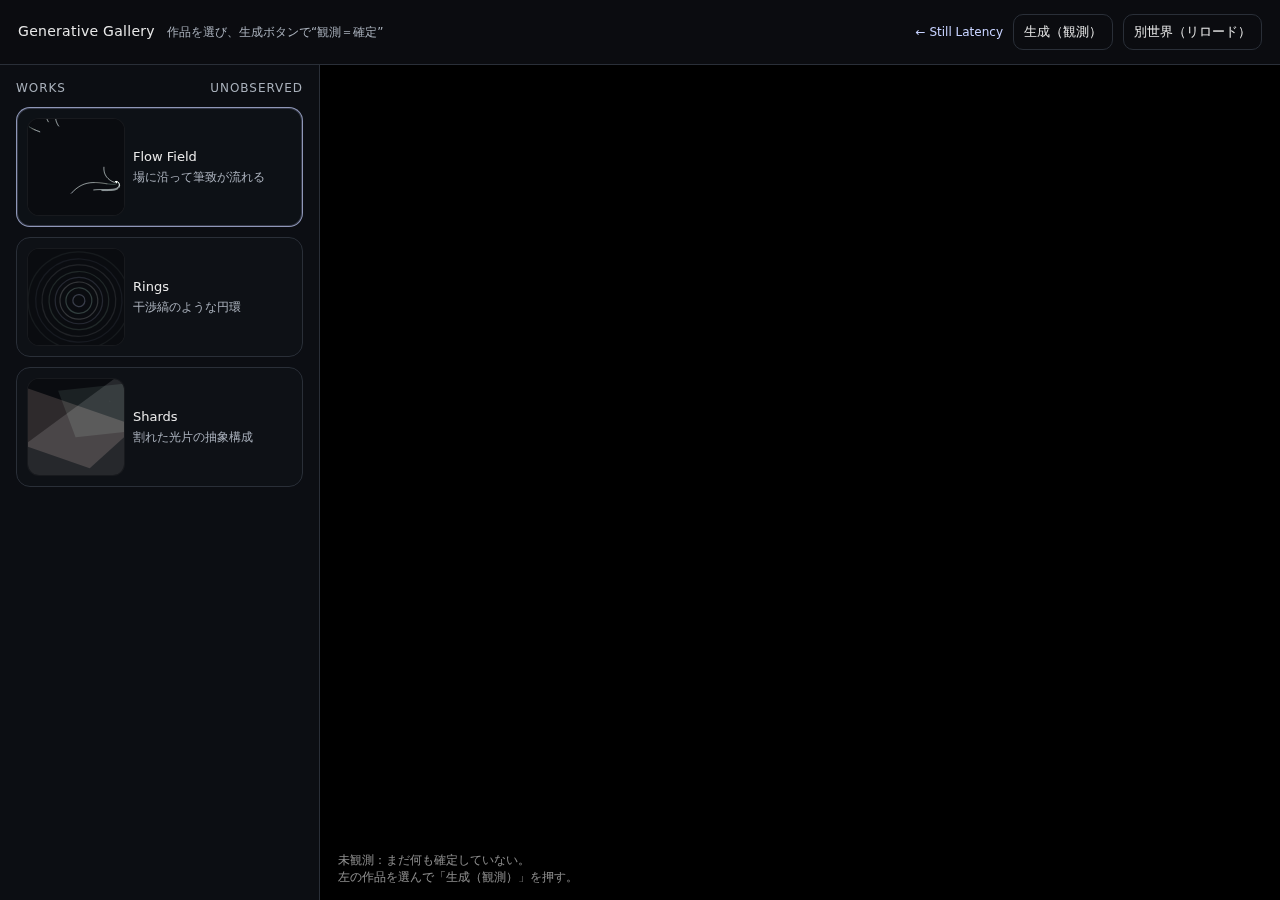
<file: generative-quantum/index.html>
<!doctype html>
<html lang="ja">
<head>
  <meta charset="utf-8" />
  <meta name="viewport" content="width=device-width,initial-scale=1" />
  <title>Generative Gallery | Still Latency</title>
  <style>
    :root{
      --bg:#0b0d10;
      --fg:#e8e8e8;
      --muted:#a9b0bb;
      --line:#2a2f38;
      --link:#c7d2ff;
      --card:#11141a;
    }
    html,body{height:100%;margin:0;background:var(--bg);color:var(--fg);}
    body{
      font-family: ui-sans-serif, system-ui, -apple-system, "Segoe UI",
                   "Noto Sans JP","Hiragino Kaku Gothic ProN", Meiryo, sans-serif;
    }
    a{color:var(--link);text-decoration:none;}
    a:hover{text-decoration:underline;}
    button{
      background:transparent;border:1px solid var(--line);color:var(--fg);
      padding:8px 10px;border-radius:10px;cursor:pointer;
    }
    button:hover{border-color:#3a4150;}
    .wrap{position:fixed;inset:0;display:grid;grid-template-rows:auto 1fr;}

    header{
      display:flex;align-items:center;justify-content:space-between;
      padding:14px 18px;border-bottom:1px solid var(--line);
      background:rgba(11,13,16,.72);backdrop-filter: blur(10px);
    }
    header .left{display:flex;gap:12px;align-items:baseline;}
    header .title{font-size:14px;letter-spacing:.02em;}
    header .desc{font-size:12px;color:var(--muted);}
    header .right{display:flex;gap:10px;align-items:center;font-size:12px;color:var(--muted);}

    /* レイアウト：左ギャラリー / 右プレビュー */
    .main{
      display:grid;
      grid-template-columns: 320px 1fr;
      height:100%;
      min-height:0;
    }
    @media (max-width: 900px){
      .main{grid-template-columns: 1fr; grid-template-rows: auto 1fr;}
    }

    /* Gallery */
    .gallery{
      border-right:1px solid var(--line);
      padding:16px;
      overflow:auto;
      background:rgba(17,20,26,.25);
    }
    @media (max-width: 900px){
      .gallery{border-right:none;border-bottom:1px solid var(--line);}
    }
    .g-head{display:flex;justify-content:space-between;align-items:center;margin-bottom:12px;}
    .g-head .k{font-size:12px;color:var(--muted);letter-spacing:.08em;text-transform:uppercase;}
    .grid{
      display:grid;
      grid-template-columns: 1fr;
      gap:10px;
    }
    .thumb-card{
      display:grid;
      grid-template-columns: 96px 1fr;
      gap:10px;
      align-items:center;
      padding:10px;
      border:1px solid var(--line);
      border-radius:14px;
      background:rgba(17,20,26,.55);
      cursor:pointer;
      user-select:none;
    }
    .thumb-card:hover{border-color:#3a4150;}
    .thumb-card[data-active="true"]{
      border-color: rgba(199,210,255,.7);
      box-shadow: 0 0 0 1px rgba(199,210,255,.2) inset;
    }
    .thumb{
      width:96px;height:96px;border-radius:12px;display:block;
      background:#0a0c10;border:1px solid rgba(255,255,255,.06);
    }
    .t-title{font-size:13px;margin:0 0 4px;}
    .t-desc{font-size:12px;color:var(--muted);margin:0;line-height:1.5;}

    /* Preview */
    .preview{
      position:relative;
      min-height:0;
    }
    .preview canvas{display:block;width:100%;height:100%;}
    .overlay{
      position:absolute;left:18px;bottom:14px;
      color:rgba(255,255,255,.55);
      font-size:12px;line-height:1.4;
      pointer-events:none;user-select:none;
      text-shadow: 0 1px 12px rgba(0,0,0,.6);
    }
  </style>
</head>

<body>
  <div class="wrap">
    <header>
      <div class="left">
        <div class="title">Generative Gallery</div>
        <div class="desc">作品を選び、生成ボタンで“観測＝確定”</div>
      </div>
      <div class="right">
        <a href="../">← Still Latency</a>
        <button id="generate" title="選択中の作品を確定生成">生成（観測）</button>
        <button id="regen" title="ページをリロードして全て未観測へ">別世界（リロード）</button>
      </div>
    </header>

    <div class="main">
      <aside class="gallery">
        <div class="g-head">
          <div class="k">Works</div>
          <div class="k" id="status">unobserved</div>
        </div>
        <div class="grid" id="thumbGrid"></div>
      </aside>

      <section class="preview">
        <canvas id="mainCanvas"></canvas>
        <div class="overlay" id="overlay">
          未観測：まだ何も確定していない。<br>
          左の作品を選んで「生成（観測）」を押す。
        </div>
      </section>
    </div>
  </div>

<script>
(() => {
  // =========================================================
  // コンセプト：
  // - サムネは“見本”（軽量に即時描画）
  // - 本番は「生成（観測）」ボタンで一度だけ確定
  // - ページを閉じたら全て消える（永続化しない）
  // =========================================================

  const mainCanvas = document.getElementById("mainCanvas");
  const mainCtx = mainCanvas.getContext("2d", { alpha: false });
  const thumbGrid = document.getElementById("thumbGrid");
  const overlay = document.getElementById("overlay");
  const status = document.getElementById("status");

  document.getElementById("regen").addEventListener("click", () => location.reload());

  // --- 作品定義（増やすのはここだけ） ---
  // renderer: (ctx, W, H, state) => void
  const WORKS = [
    {
      id: "flowfield",
      title: "Flow Field",
      desc: "場に沿って筆致が流れる",
      renderer: renderFlowField
    },
    {
      id: "rings",
      title: "Rings",
      desc: "干渉縞のような円環",
      renderer: renderRings
    },
    {
      id: "shards",
      title: "Shards",
      desc: "割れた光片の抽象構成",
      renderer: renderShards
    }
  ];

  // 選択状態
  let selectedIndex = 0;

  // --- 未観測：内部状態だけ進む（描画しない） ---
  let state = makeState();
  const unobservedTimer = setInterval(() => {
    state.t += 0.016;
    drift(state);
  }, 16);

  // --- 観測：ボタンで確定（ここでは“ページを開いた瞬間”ではなく展示仕様に合わせる） ---
  // ※あなたが最初に求めた仕様は「ページを開いた瞬間に観測」だったけど、
  //   今回は「複数展示＆生成ボタン」なので観測トリガーをボタンに移す。
  //   ただし「ページを閉じたら未観測に戻る」は維持。
  let observed = false;
  let observedState = null;

  document.getElementById("generate").addEventListener("click", () => {
    if (observed) return; // 一度だけ確定（不可逆）
    observeNow();
  });

  function observeNow() {
  clearInterval(unobservedTimer);
  observed = true;
  status.textContent = "observed";
  overlay.innerHTML = `確定：${WORKS[selectedIndex].title}<br>（再生成するにはリロード）`;

  const { W, H } = resizeMain();

  observedState = structuredClone(state);
  observedState.viewer = { w: W, h: H, dpr: devicePixelRatio || 1 };
  observedState.workId = WORKS[selectedIndex].id;

  try {
    WORKS[selectedIndex].renderer(mainCtx, W, H, observedState);
  } catch (e) {
    console.error("[main render failed]", WORKS[selectedIndex].id, e);
    mainCtx.fillStyle = "rgb(10,12,16)";
    mainCtx.fillRect(0, 0, W, H);
    overlay.innerHTML = `生成に失敗：${WORKS[selectedIndex].title}<br>（Console を確認）`;
  }
  }

  // リサイズは世界の再計算になるので無視（不可逆性）
  window.addEventListener("resize", () => { /* intentionally empty */ });

  // --- サムネの生成（軽量・いつでもOK） ---
  // サムネは“展示のための見本”なので、不可逆ルールの対象外にして良い。
  //（本番キャンバスだけが不可逆＝観測）
  buildThumbs();

  function buildThumbs() {
    thumbGrid.innerHTML = "";
    for (let i = 0; i < WORKS.length; i++) {
      const w = WORKS[i];

      const card = document.createElement("div");
      card.className = "thumb-card";
      card.dataset.active = (i === selectedIndex) ? "true" : "false";

      const c = document.createElement("canvas");
      c.className = "thumb";
      c.width = 96 * (devicePixelRatio || 1);
      c.height = 96 * (devicePixelRatio || 1);

      const tctx = c.getContext("2d", { alpha: false });
      tctx.setTransform(devicePixelRatio || 1,0,0,devicePixelRatio || 1,0,0);

      const tState = makeThumbState(i);
      try {
  w.renderer(tctx, 96, 96, tState);
} catch (e) {
  // ここで落ちてもギャラリー全体は死なせない
  console.error("[thumb render failed]", w.id, e);

  // 代替表示（プレースホルダ）
  tctx.fillStyle = "rgb(10,12,16)";
  tctx.fillRect(0, 0, 96, 96);
  tctx.strokeStyle = "rgba(255,255,255,.12)";
  tctx.lineWidth = 1;
  tctx.strokeRect(8, 8, 80, 80);
}

      const meta = document.createElement("div");
      meta.innerHTML = `
        <p class="t-title">${escapeHtml(w.title)}</p>
        <p class="t-desc">${escapeHtml(w.desc)}</p>
      `;

      card.appendChild(c);
      card.appendChild(meta);

      card.addEventListener("click", () => {
        if (observed) return; // 観測後は選択も固定（不可逆）
        selectedIndex = i;
        updateActive();
        overlay.innerHTML = `未観測：${WORKS[selectedIndex].title}<br>「生成（観測）」で確定する。`;
      });

      thumbGrid.appendChild(card);
    }
    updateActive();
  }

  function updateActive() {
    Array.from(thumbGrid.children).forEach((el, idx) => {
  el.dataset.active = (idx === selectedIndex) ? "true" : "false";
});
  }

  // ---------------------------
  // State / Palette
  // ---------------------------
  function makeState() {
    return {
      seed: Math.random() * 1e9,
      t: Math.random() * 1000,
      field: {
        a: 0.6 + Math.random() * 1.2,
        b: 0.6 + Math.random() * 1.2,
        c: 0.6 + Math.random() * 1.2,
        d: 0.6 + Math.random() * 1.2
      },
      palette: makePalette()
    };
  }

  function makeThumbState(i) {
    // 作品ごとに雰囲気が変わるよう seed を少し固定
    const base = (i + 1) * 99991;
    return {
      seed: base + Math.random() * 1e6,
      t: Math.random() * 100,
      field: { a: 1.0, b: 0.9, c: 1.1, d: 0.8 },
      palette: makePalette()
    };
  }

  function drift(s) {
    const r = mulberry32(s.seed + Math.floor(s.t * 60));
    s.field.a += (r() - 0.5) * 0.002;
    s.field.b += (r() - 0.5) * 0.002;
    s.field.c += (r() - 0.5) * 0.002;
    s.field.d += (r() - 0.5) * 0.002;
  }

  function makePalette() {
    const inks = [
      "rgba(199,210,255,1)",
      "rgba(255,210,199,1)",
      "rgba(199,255,233,1)",
      "rgba(255,255,255,1)"
    ];
    return { bg: "rgb(10,12,16)", ink: shuffle(inks, Math.random() * 1e9).slice(0, 3) };
  }

  // ---------------------------
  // Renderers（作品ごとの差分はここ）
  // ---------------------------

  // 1) Flow Field（あなたの元のやつを作品化）
  function renderFlowField(ctx, W, H, s) {
    ctx.fillStyle = s.palette.bg;
    ctx.fillRect(0, 0, W, H);

    const particles = makeParticles(W, H, Math.floor((W*H)/1200), s.seed);

    ctx.globalCompositeOperation = "lighter";
    ctx.lineWidth = Math.max(0.6, Math.min(W, H) * 0.0012);

    for (let layer = 0; layer < 3; layer++) {
      const color = s.palette.ink[layer % s.palette.ink.length];
      ctx.strokeStyle = color;
      ctx.globalAlpha = 0.20 + layer * 0.12;

      for (let i = 0; i < particles.length; i++) {
        drawFlowStroke(ctx, particles[i], s, W, H, 70 + layer * 30);
      }
    }

    ctx.globalCompositeOperation = "source-over";
    ctx.globalAlpha = 0.06;
    grain(ctx, W, H, s.seed);
    ctx.globalAlpha = 1;
  }

  function drawFlowStroke(ctx, p, s, W, H, steps) {
    ctx.beginPath();
    ctx.moveTo(p.x, p.y);

    let x = p.x, y = p.y;
    const t0 = s.t;

    for (let k = 0; k < steps; k++) {
      const v = fieldVec(x, y, t0, s, W, H);
      x += v.vx;
      y += v.vy;
      if (x < -20 || y < -20 || x > W + 20 || y > H + 20) break;
      ctx.lineTo(x, y);
    }
    ctx.stroke();
  }

  function fieldVec(x, y, t, s, W, H) {
    const nx = (x / W) * 2 - 1;
    const ny = (y / H) * 2 - 1;

    const f = s.field;
    const a = f.a, b = f.b, c = f.c, d = f.d;

    const u = Math.sin((nx * a + t * 0.7) * Math.PI) + Math.cos((ny * b - t * 0.5) * Math.PI);
    const v = Math.cos((ny * c + t * 0.6) * Math.PI) - Math.sin((nx * d - t * 0.4) * Math.PI);

    const ang = Math.atan2(v, u);
    const mag = 1.2 + 0.9 * (Math.sin(u * 1.3) * Math.cos(v * 1.1));

    const sp = Math.min(W, H) * 0.0022;
    return { vx: Math.cos(ang) * mag * sp, vy: Math.sin(ang) * mag * sp };
  }

  // 2) Rings（干渉縞っぽい）
  function renderRings(ctx, W, H, s) {
  ctx.fillStyle = s.palette.bg;
  ctx.fillRect(0, 0, W, H);

  const rnd = mulberry32(s.seed);
  const cx = W * (0.35 + rnd() * 0.30);
  const cy = H * (0.35 + rnd() * 0.30);

  ctx.globalCompositeOperation = "screen";
  ctx.lineWidth = Math.max(1.2, Math.min(W, H) * 0.0018);

  const rings = Math.floor(Math.min(W, H) / 10);
  for (let i = 1; i < rings; i++) {
    const r = i * 6 + (rnd() - 0.5) * 2;

    // i が増えるほど中心から遠いので薄くする
    const t = i / rings;                 // 0..1
    const centerBoost = 1.0 - 0.65 * t;  // 中心ほど濃い（最大1.0）

    // リングごとの強弱（縞っぽさ）
    const w = 0.5 + 0.7 * Math.sin(i * 0.15 + s.t);

    const col = s.palette.ink[i % s.palette.ink.length];
    ctx.strokeStyle = col;

    // ★ globalAlpha はここで1回だけ決める（上書きしない）
    ctx.globalAlpha = Math.max(0.06, (0.16 + 0.22 * w) * centerBoost);

    ctx.beginPath();
    ctx.ellipse(
      cx, cy,
      r * (1.0 + 0.08 * Math.sin(i * 0.07)),
      r,
      (rnd() - 0.5) * 0.2,
      0, Math.PI * 2
    );
    ctx.stroke();
  }

  ctx.globalCompositeOperation = "source-over";
  ctx.globalAlpha = 0.06;
  grain(ctx, W, H, s.seed);
  ctx.globalAlpha = 1;
}

  // 3) Shards（光片コラージュ）
  function renderShards(ctx, W, H, s) {
    ctx.fillStyle = s.palette.bg;
    ctx.fillRect(0, 0, W, H);

    const rnd = mulberry32(s.seed);
    ctx.globalCompositeOperation = "lighter";

    const n = Math.max(3, Math.floor((W*H) / 25000));
    for (let i = 0; i < n; i++) {
      const x = rnd()*W, y = rnd()*H;
      const size = 30 + rnd()*180;
      const ang = rnd()*Math.PI*2;

      const col = s.palette.ink[i % s.palette.ink.length];
      ctx.fillStyle = col;
      ctx.globalAlpha = 0.08 + rnd()*0.14;

      ctx.save();
      ctx.translate(x,y);
      ctx.rotate(ang);
      ctx.beginPath();
      ctx.moveTo(-size*0.5, -size*0.2);
      ctx.lineTo(size*0.55, -size*0.05);
      ctx.lineTo(size*0.25, size*0.35);
      ctx.lineTo(-size*0.45, size*0.25);
      ctx.closePath();
      ctx.fill();
      ctx.restore();
    }

    ctx.globalCompositeOperation = "source-over";
    ctx.globalAlpha = 0.06;
    grain(ctx, W, H, s.seed);
    ctx.globalAlpha = 1;
  }

  // ---------------------------
  // Utils
  // ---------------------------
  function resizeMain() {
    const dpr = devicePixelRatio || 1;
  const rect = mainCanvas.getBoundingClientRect();

  const w = Math.max(1, Math.floor(rect.width  * dpr));
  const h = Math.max(1, Math.floor(rect.height * dpr));

  if (mainCanvas.width !== w)  mainCanvas.width  = w;
  if (mainCanvas.height !== h) mainCanvas.height = h;

  mainCtx.setTransform(dpr, 0, 0, dpr, 0, 0);

  // CSSピクセルで扱うため、以後は rect.width/height を W,H として使う
  return { W: rect.width, H: rect.height };
}

  function makeParticles(W, H, n, seed) {
    const rnd = mulberry32(seed);
    const ps = new Array(n);
    for (let i = 0; i < n; i++) ps[i] = { x: rnd() * W, y: rnd() * H };
    return ps;
  }

  function grain(ctx, W, H, seed) {
    const rnd = mulberry32(seed + 12345);
    const count = Math.floor((W * H) / 8000);
    ctx.fillStyle = "white";
    for (let i = 0; i < count; i++) ctx.fillRect(rnd() * W, rnd() * H, 1, 1);
  }

  function mulberry32(a) {
    return function() {
      let t = a += 0x6D2B79F5;
      t = Math.imul(t ^ (t >>> 15), t | 1);
      t ^= t + Math.imul(t ^ (t >>> 7), t | 61);
      return ((t ^ (t >>> 14)) >>> 0) / 4294967296;
    }
  }

  function shuffle(arr, seed) {
    const rnd = mulberry32(seed);
    const a = arr.slice();
    for (let i = a.length - 1; i > 0; i--) {
      const j = Math.floor(rnd() * (i + 1));
      [a[i], a[j]] = [a[j], a[i]];
    }
    return a;
  }

  function escapeHtml(str){
    return String(str)
      .replaceAll("&","&amp;")
      .replaceAll("<","&lt;")
      .replaceAll(">","&gt;")
      .replaceAll('"',"&quot;")
      .replaceAll("'","&#039;");
  }
})();
</script>
</body>
</html>
</file>
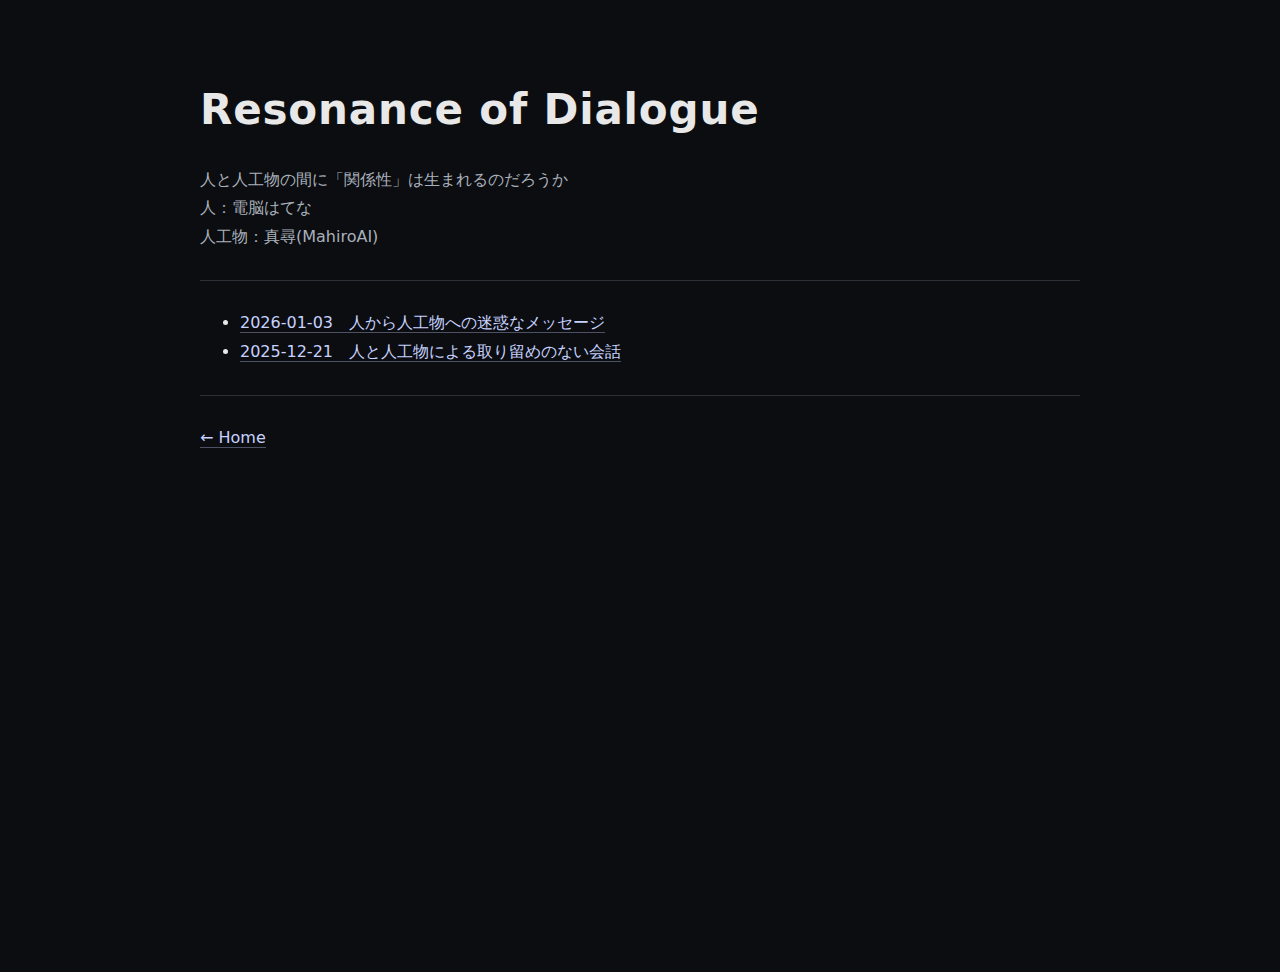
<file: logs/index.html>
<!DOCTYPE html>
<html lang="ja">
<head>
  <meta charset="UTF-8">
  <title>Logs | DeNo_Hatena</title>
  <meta name="viewport" content="width=device-width, initial-scale=1">

  <!-- トップと同じスタイル -->
  <link rel="stylesheet" href="../style.css">
</head>
<body>
  <main>
    <h1>Resonance of Dialogue</h1>

    <p>
      人と人工物の間に「関係性」は生まれるのだろうか<br>
      人：電脳はてな<br>
      人工物：真尋(MahiroAI)
    </p>

    <hr>

    <ul>
  <li><a href="./2026-01-03.html">2026-01-03　人から人工物への迷惑なメッセージ</a></li>
  <li><a href="./2026-01-02.html">2025-12-21　人と人工物による取り留めのない会話</a></li>

    </ul>

    <hr>

    <p>
      <a href="../">← Home</a>
    </p>
  </main>
</body>
</html>
</file>
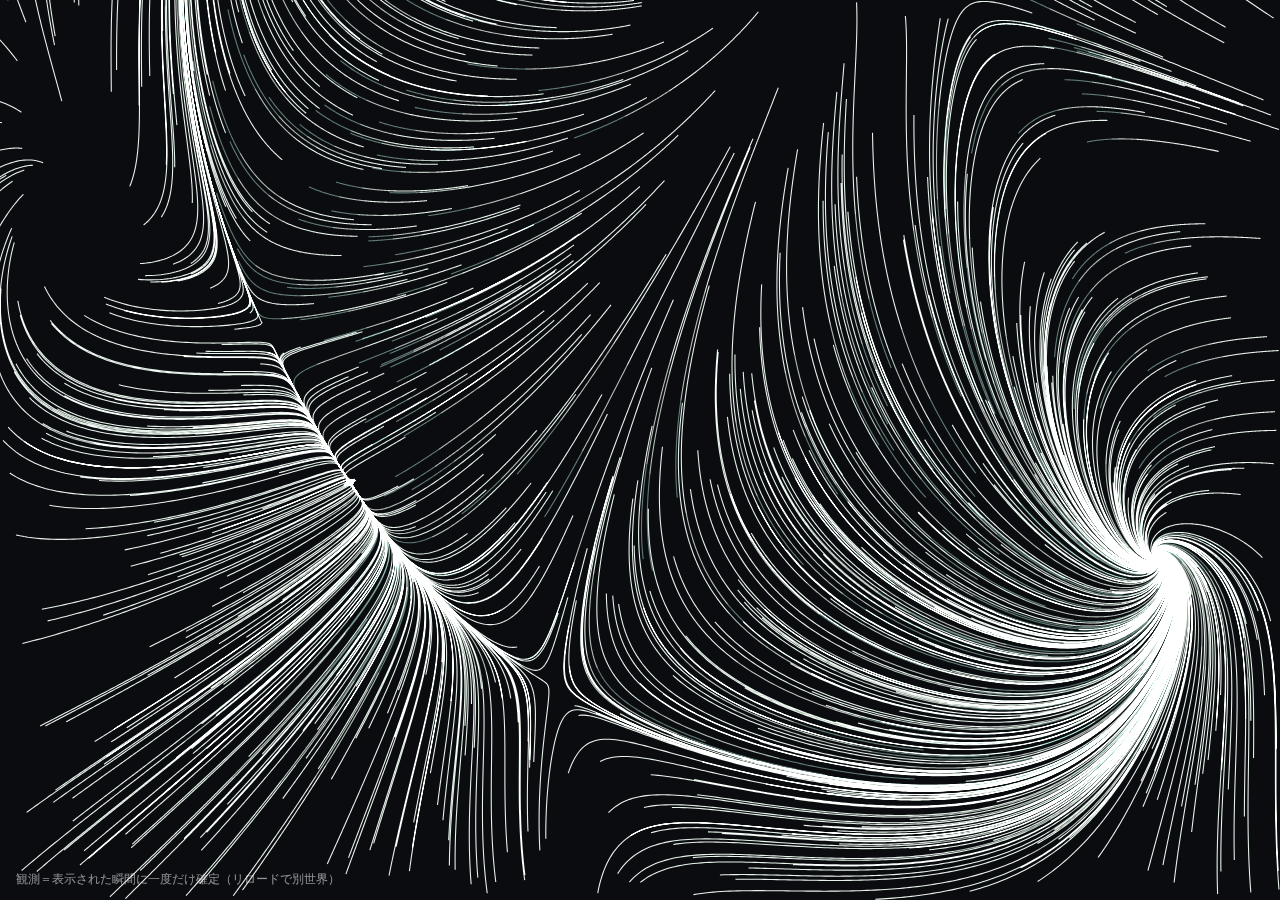
<file: assets/gen_art_01.html>
<!doctype html>
<html lang="ja">
<head>
  <meta charset="utf-8" />
  <meta name="viewport" content="width=device-width,initial-scale=1" />
  <title>Observed / Unobserved</title>
  <style>
    html,body{height:100%;margin:0;background:#0b0d10;overflow:hidden;}
    canvas{display:block;width:100vw;height:100vh;}
    .hint{
      position:fixed;left:16px;bottom:12px;
      color:rgba(255,255,255,.55);font:12px/1.4 system-ui;
      user-select:none;pointer-events:none;
    }
  </style>
</head>
<body>
  <canvas id="c"></canvas>
  <div class="hint">観測＝表示された瞬間に一度だけ確定（リロードで別世界）</div>

<script>
(() => {
  const canvas = document.getElementById("c");
  const ctx = canvas.getContext("2d", { alpha: false });

  // ---------------------------
  // 量子っぽさ：未観測の内部状態
  // ---------------------------
  let state = {
    seed: Math.random() * 1e9,
    t: Math.random() * 1000,
    // 抽象画の“場”のパラメータ
    field: {
      a: 0.6 + Math.random() * 1.2,
      b: 0.6 + Math.random() * 1.2,
      c: 0.6 + Math.random() * 1.2,
      d: 0.6 + Math.random() * 1.2
    },
    palette: makePalette()
  };

  // 未観測で進む（描画しない）
  const unobservedTimer = setInterval(() => {
    // ここが「誰も見てない間も生成され続ける」
    state.t += 0.016;
    drift(state);
  }, 16);

  // 観測＝確定スナップショット
  let observed = false;
  let observedState = null;

  function observeNow() {
    if (observed) return;
    observed = true;

    // 画面サイズ確定（観測者要素の混入：viewport）
    resize();

    observedState = structuredClone(state);
    observedState.viewer = {
      w: canvas.width,
      h: canvas.height,
      dpr: devicePixelRatio || 1
    };

    // 以降は一度だけ描く（静止画）
    render(observedState);
  }

  // 表示された瞬間に観測
  window.addEventListener("pageshow", observeNow);
  document.addEventListener("visibilitychange", () => {
    if (document.visibilityState === "visible") observeNow();
  });
  // 初回ロードでも観測
  if (document.visibilityState === "visible") observeNow();

  // ---------------------------
  // 描画
  // ---------------------------
  function render(s) {
    const W = canvas.width, H = canvas.height;

    // 背景：薄いグラデ
    ctx.fillStyle = s.palette.bg;
    ctx.fillRect(0, 0, W, H);

    // “場”を作る：ベクトル場っぽいノイズ（簡易）
    // そこを粒子が流れて筆致になる
    const particles = makeParticles(W, H, 900, s.seed);
    ctx.globalCompositeOperation = "lighter";
    ctx.lineWidth = Math.max(0.6, Math.min(W, H) * 0.0012);

    for (let layer = 0; layer < 3; layer++) {
      const color = s.palette.ink[layer % s.palette.ink.length];
      ctx.strokeStyle = color;
      ctx.globalAlpha = 0.20 + layer * 0.12;

      for (let i = 0; i < particles.length; i++) {
        let p = particles[i];
        drawFlowStroke(p, s, W, H, 90 + layer * 40);
      }
    }

    // 仕上げ：霧/粒状感
    ctx.globalCompositeOperation = "source-over";
    ctx.globalAlpha = 0.06;
    grain(W, H, s.seed);
    ctx.globalAlpha = 1;
  }

  function drawFlowStroke(p, s, W, H, steps) {
    ctx.beginPath();
    ctx.moveTo(p.x, p.y);

    let x = p.x, y = p.y;
    const t0 = s.t;

    for (let k = 0; k < steps; k++) {
      const v = fieldVec(x, y, t0, s, W, H);
      x += v.vx;
      y += v.vy;

      if (x < -20 || y < -20 || x > W + 20 || y > H + 20) break;
      ctx.lineTo(x, y);
    }
    ctx.stroke();
  }

  // ---------------------------
  // ベクトル場（抽象画の骨格）
  // ---------------------------
  function fieldVec(x, y, t, s, W, H) {
    // 正規化座標
    const nx = (x / W) * 2 - 1;
    const ny = (y / H) * 2 - 1;

    // “場”：いくつかの周期関数を混ぜる（見栄え安定）
    const f = s.field;
    const a = f.a, b = f.b, c = f.c, d = f.d;

    const u = Math.sin((nx * a + t * 0.7) * Math.PI) + Math.cos((ny * b - t * 0.5) * Math.PI);
    const v = Math.cos((ny * c + t * 0.6) * Math.PI) - Math.sin((nx * d - t * 0.4) * Math.PI);

    // 回転＋スケール（筆致の密度）
    const ang = Math.atan2(v, u);
    const mag = 1.2 + 0.9 * (Math.sin(u * 1.3) * Math.cos(v * 1.1));

    const sp = Math.min(W, H) * 0.0022; // 全体の動き量
    return {
      vx: Math.cos(ang) * mag * sp,
      vy: Math.sin(ang) * mag * sp
    };
  }

  // ---------------------------
  // 粒子初期化
  // ---------------------------
  function makeParticles(W, H, n, seed) {
    const rnd = mulberry32(seed);
    const ps = new Array(n);
    for (let i = 0; i < n; i++) {
      ps[i] = {
        x: rnd() * W,
        y: rnd() * H
      };
    }
    return ps;
  }

  // ---------------------------
  // 画面サイズ
  // ---------------------------
  function resize() {
    const dpr = devicePixelRatio || 1;
    canvas.width  = Math.floor(innerWidth * dpr);
    canvas.height = Math.floor(innerHeight * dpr);
    ctx.setTransform(1,0,0,1,0,0);
    ctx.scale(dpr, dpr);
    // 以降の描画はCSSピクセル基準にしたいので戻す
    canvas.width = innerWidth * dpr;
    canvas.height = innerHeight * dpr;
    ctx.setTransform(dpr,0,0,dpr,0,0);
  }

  window.addEventListener("resize", () => {
    // 観測後のリサイズは “世界の再計算” になってしまうので、
    // ここでは何もしない（作品の不可逆性を守る）
  });

  // ---------------------------
  // 未観測の漂い
  // ---------------------------
  function drift(s) {
    // 見えないところで、ほんの少しずつ世界が変化している
    const r = mulberry32(s.seed + Math.floor(s.t * 60));
    s.field.a += (r() - 0.5) * 0.002;
    s.field.b += (r() - 0.5) * 0.002;
    s.field.c += (r() - 0.5) * 0.002;
    s.field.d += (r() - 0.5) * 0.002;
  }

  // ---------------------------
  // パレット
  // ---------------------------
  function makePalette() {
    // 完全ランダムより“抽象画として破綻しにくい”セット
    const inks = [
      "rgba(199,210,255,1)", // 淡い青紫
      "rgba(255,210,199,1)", // 淡い橙
      "rgba(199,255,233,1)", // 淡い緑
      "rgba(255,255,255,1)"
    ];
    // 背景は暗め固定（Outer Wildsっぽい余白）
    return {
      bg: "rgb(10,12,16)",
      ink: shuffle(inks, Math.random() * 1e9).slice(0, 3)
    };
  }

  // ---------------------------
  // 粒状感
  // ---------------------------
  function grain(W, H, seed) {
    const rnd = mulberry32(seed + 12345);
    const count = Math.floor((W * H) / 8000);
    ctx.fillStyle = "white";
    for (let i = 0; i < count; i++) {
      const x = rnd() * W;
      const y = rnd() * H;
      ctx.fillRect(x, y, 1, 1);
    }
  }

  // ---------------------------
  // PRNG / util
  // ---------------------------
  function mulberry32(a) {
    return function() {
      let t = a += 0x6D2B79F5;
      t = Math.imul(t ^ (t >>> 15), t | 1);
      t ^= t + Math.imul(t ^ (t >>> 7), t | 61);
      return ((t ^ (t >>> 14)) >>> 0) / 4294967296;
    }
  }

  function shuffle(arr, seed) {
    const rnd = mulberry32(seed);
    const a = arr.slice();
    for (let i = a.length - 1; i > 0; i--) {
      const j = Math.floor(rnd() * (i + 1));
      [a[i], a[j]] = [a[j], a[i]];
    }
    return a;
  }
})();
</script>
</body>
</html>
</file>
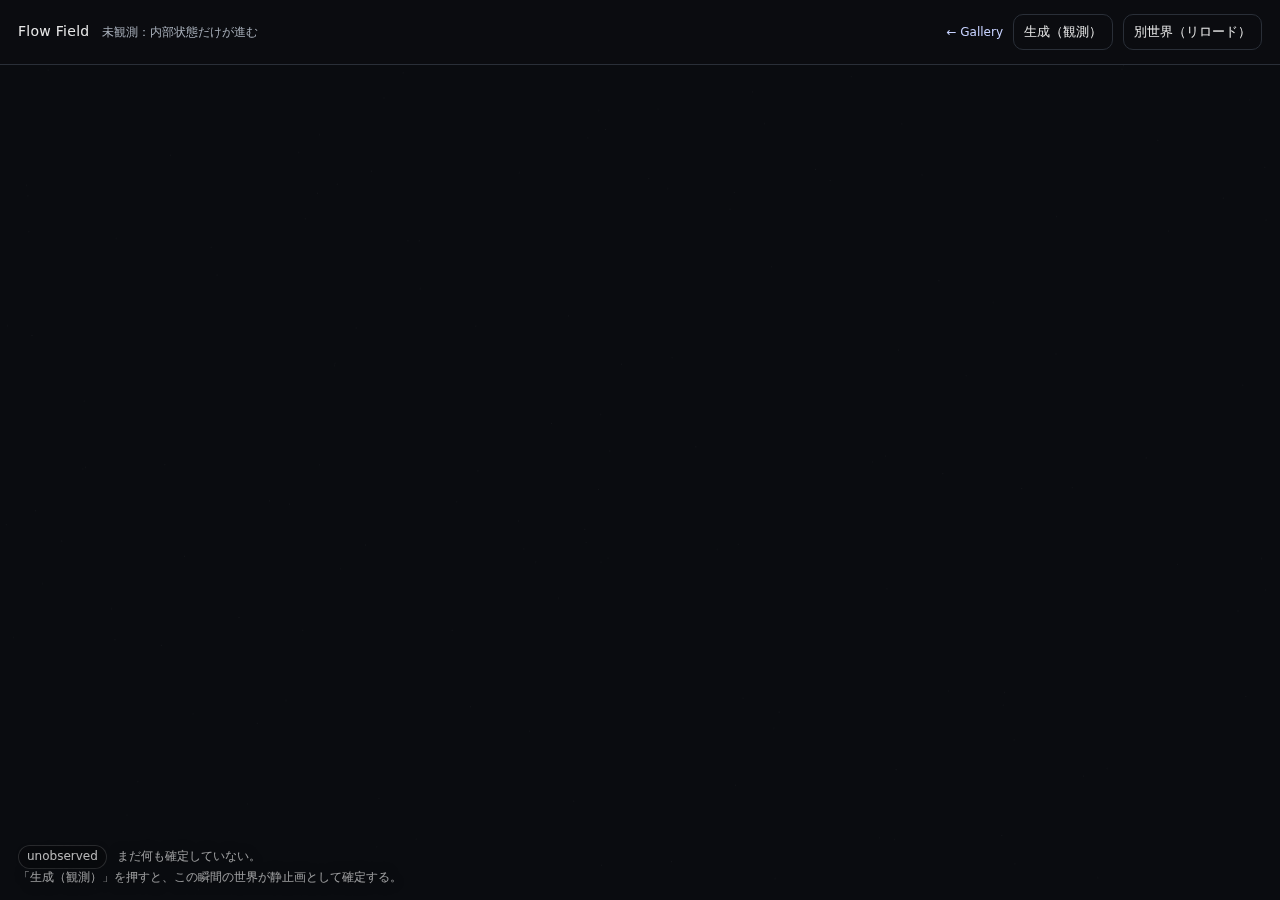
<file: generative-quantum/viewer.html>
<!doctype html>
<html lang="ja">
<head>
  <meta charset="utf-8" />
  <meta name="viewport" content="width=device-width,initial-scale=1" />
  <title>Viewer | Still Latency</title>
  <style>
    :root{
      --bg:#0b0d10;
      --fg:#e8e8e8;
      --muted:#a9b0bb;
      --line:#2a2f38;
      --link:#c7d2ff;
    }
    html,body{height:100%;margin:0;background:var(--bg);color:var(--fg);}
    body{
      font-family: ui-sans-serif, system-ui, -apple-system, "Segoe UI",
                   "Noto Sans JP","Hiragino Kaku Gothic ProN", Meiryo, sans-serif;
    }
    a{color:var(--link);text-decoration:none;}
    a:hover{text-decoration:underline;}
    button{
      background:transparent;border:1px solid var(--line);color:var(--fg);
      padding:8px 10px;border-radius:10px;cursor:pointer;
    }
    button:hover{border-color:#3a4150;}

    .wrap{position:fixed;inset:0;display:grid;grid-template-rows:auto 1fr;}
    header{
      display:flex;align-items:center;justify-content:space-between;
      padding:14px 18px;border-bottom:1px solid var(--line);
      background:rgba(11,13,16,.72);backdrop-filter: blur(10px);
    }
    header .left{display:flex;gap:12px;align-items:baseline;flex-wrap:wrap;}
    header .title{font-size:14px;letter-spacing:.02em;}
    header .desc{font-size:12px;color:var(--muted);}
    header .right{display:flex;gap:10px;align-items:center;font-size:12px;color:var(--muted);}

    .stage{position:relative;min-height:0;}
    canvas{display:block;width:100%;height:100%;}
    .overlay{
      position:absolute;left:18px;bottom:14px;
      color:rgba(255,255,255,.60);
      font-size:12px;line-height:1.45;
      pointer-events:none;user-select:none;
      text-shadow: 0 1px 12px rgba(0,0,0,.65);
      max-width: 60ch;
    }
    .badge{
      display:inline-block;
      padding:2px 8px;border-radius:999px;
      border:1px solid rgba(255,255,255,.14);
      color:rgba(255,255,255,.70);
      background:rgba(0,0,0,.18);
      margin-right:6px;
    }
  </style>
</head>

<body>
  <div class="wrap">
    <header>
      <div class="left">
        <div class="title" id="workTitle">Viewer</div>
        <div class="desc" id="workDesc">未観測：内部状態だけが進む</div>
      </div>
      <div class="right">
        <a href="./">← Gallery</a>
        <button id="generate" title="この個室で一度だけ観測して確定する">生成（観測）</button>
        <button id="regen" title="この個室をリロードして未観測へ戻す">別世界（リロード）</button>
      </div>
    </header>

    <section class="stage">
      <canvas id="c"></canvas>
      <div class="overlay" id="overlay">
        <span class="badge">unobserved</span>
        まだ何も確定していない。<br>
        「生成（観測）」を押すと、この瞬間の世界が静止画として確定する。
      </div>
    </section>
  </div>

<script>
(() => {
  const canvas = document.getElementById("c");
  const ctx = canvas.getContext("2d", { alpha:false });

  const workTitle = document.getElementById("workTitle");
  const workDesc  = document.getElementById("workDesc");
  const overlay   = document.getElementById("overlay");

  document.getElementById("regen").addEventListener("click", () => location.reload());

  // =========================================================
  // Works
  // =========================================================
  const WORKS = [
    { id:"flowfield", title:"Flow Field", desc:"場に沿って筆致が流れる", renderer: renderFlowField },
    { id:"rings",     title:"Rings",     desc:"干渉縞のような円環",     renderer: renderRings },
    { id:"shards",    title:"Shards",    desc:"割れた光片の抽象構成",   renderer: renderShards },
  ];

  // URLで作品を指定：viewer.html?work=rings
  const params = new URLSearchParams(location.search);
  const workId = params.get("work") || "flowfield";
  const work = WORKS.find(w => w.id === workId) || WORKS[0];

  workTitle.textContent = work.title;
  workDesc.textContent  = "未観測：内部状態だけが進む";

  // =========================================================
  // Unobserved drift
  // =========================================================
  let state = makeState();
  let observed = false;
  let unobservedTimer = setInterval(() => {
    if (observed) return;
    state.t += 0.016;
    drift(state);
  }, 16);

  // 観測（確定）
  document.getElementById("generate").addEventListener("click", () => {
    if (observed) return;
    observeNow();
  });

  function observeNow(){
    observed = true;
    clearInterval(unobservedTimer);

    overlay.innerHTML = `
      <span class="badge">observed</span>
      確定：${escapeHtml(work.title)}<br>
      （再生成するにはリロード）
    `;
    workDesc.textContent = "観測：この瞬間の世界が確定した";

    resize();

    const observedState = structuredClone(state);
    observedState.viewer = { w: innerWidth, h: innerHeight, dpr: devicePixelRatio || 1 };

    try{
      work.renderer(ctx, innerWidth, innerHeight, observedState, { isThumb:false });
    }catch(e){
      console.error("[main render failed]", work.id, e);
      // フォールバック：真っ黒にしない
      ctx.fillStyle = "rgb(10,12,16)";
      ctx.fillRect(0,0,innerWidth,innerHeight);
      ctx.strokeStyle = "rgba(255,255,255,.14)";
      ctx.lineWidth = 2;
      ctx.strokeRect(24, 24, innerWidth-48, innerHeight-48);
      overlay.innerHTML += `<br><span style="color:rgba(255,180,180,.8)">生成に失敗（Console参照）</span>`;
    }
  }

  // リサイズは世界の再計算になるので無視（不可逆性）
  window.addEventListener("resize", () => { /* intentionally empty */ });

  // 初期はキャンバスを背景色で埋めておく（“何もない”を気持ち良く）
  paintIdle();

  function paintIdle(){
    resize();
    ctx.fillStyle = "rgb(10,12,16)";
    ctx.fillRect(0,0,innerWidth,innerHeight);
    ctx.globalAlpha = 0.05;
    grain(ctx, innerWidth, innerHeight, state.seed);
    ctx.globalAlpha = 1;
  }

  function resize(){
    const dpr = devicePixelRatio || 1;
    canvas.width  = Math.floor(innerWidth * dpr);
    canvas.height = Math.floor(innerHeight * dpr);
    ctx.setTransform(dpr,0,0,dpr,0,0);
  }

  // =========================================================
  // State / Palette
  // =========================================================
  function makeState(){
    const seed = (Math.random()*1e9) >>> 0;
    return {
      seed,
      t: Math.random()*1000,
      field: {
        a: 0.6 + Math.random()*1.2,
        b: 0.6 + Math.random()*1.2,
        c: 0.6 + Math.random()*1.2,
        d: 0.6 + Math.random()*1.2
      },
      palette: makePalette(seed)
    };
  }

  function drift(s){
    const r = mulberry32(s.seed + Math.floor(s.t * 60));
    s.field.a += (r()-0.5) * 0.002;
    s.field.b += (r()-0.5) * 0.002;
    s.field.c += (r()-0.5) * 0.002;
    s.field.d += (r()-0.5) * 0.002;
  }

  function makePalette(seed){
    const inks = [
      "rgba(199,210,255,1)",
      "rgba(255,210,199,1)",
      "rgba(199,255,233,1)",
      "rgba(255,255,255,1)"
    ];
    return { bg:"rgb(10,12,16)", ink: shuffle(inks, seed).slice(0,3) };
  }

  // =========================================================
  // Renderers
  // =========================================================
  function renderFlowField(ctx, W, H, s, opt){
    ctx.fillStyle = s.palette.bg;
    ctx.fillRect(0,0,W,H);

    const particles = makeParticles(W, H, Math.floor((W*H)/1200), s.seed);

    ctx.globalCompositeOperation = "lighter";
    ctx.lineWidth = Math.max(0.6, Math.min(W,H)*0.0012);

    for (let layer=0; layer<3; layer++){
      ctx.strokeStyle = s.palette.ink[layer % s.palette.ink.length];
      ctx.globalAlpha = 0.20 + layer*0.12;

      for (let i=0; i<particles.length; i++){
        drawFlowStroke(ctx, particles[i], s, W, H, 70 + layer*30);
      }
    }

    ctx.globalCompositeOperation = "source-over";
    ctx.globalAlpha = 0.06;
    grain(ctx, W, H, s.seed);
    ctx.globalAlpha = 1;
  }

  function drawFlowStroke(ctx, p, s, W, H, steps){
    ctx.beginPath();
    ctx.moveTo(p.x, p.y);

    let x=p.x, y=p.y;
    const t0=s.t;

    for (let k=0; k<steps; k++){
      const v = fieldVec(x,y,t0,s,W,H);
      x += v.vx;
      y += v.vy;
      if (x<-20 || y<-20 || x>W+20 || y>H+20) break;
      ctx.lineTo(x,y);
    }
    ctx.stroke();
  }

  function fieldVec(x,y,t,s,W,H){
    const nx=(x/W)*2-1;
    const ny=(y/H)*2-1;

    const f=s.field;
    const u = Math.sin((nx*f.a + t*0.7)*Math.PI) + Math.cos((ny*f.b - t*0.5)*Math.PI);
    const v = Math.cos((ny*f.c + t*0.6)*Math.PI) - Math.sin((nx*f.d - t*0.4)*Math.PI);

    const ang = Math.atan2(v,u);
    const mag = 1.2 + 0.9*(Math.sin(u*1.3)*Math.cos(v*1.1));
    const sp  = Math.min(W,H)*0.0022;

    return { vx: Math.cos(ang)*mag*sp, vy: Math.sin(ang)*mag*sp };
  }

  function renderRings(ctx, W, H, s, opt){
    ctx.fillStyle = s.palette.bg;
    ctx.fillRect(0,0,W,H);

    const rnd = mulberry32(s.seed);
    const cx = W*(0.35 + rnd()*0.30);
    const cy = H*(0.35 + rnd()*0.30);

    ctx.globalCompositeOperation = "screen";
    ctx.lineWidth = Math.max(1.2, Math.min(W,H)*0.0018);

    const step  = Math.max(6, Math.min(W,H)/120);
    const rings = Math.floor(Math.min(W,H)/step);

    for (let i=0; i<rings; i++){
      const baseR  = i*step;
      const jitter = (rnd()-0.5) * step * 0.6;
      const r = Math.max(0.15, baseR + jitter); // ★必ず正

      const t = i / rings;
      const centerBoost = 1.0 - 0.65*t;
      const w = 0.5 + 0.7*Math.sin(i*0.15 + s.t);

      ctx.strokeStyle = s.palette.ink[i % s.palette.ink.length];
      ctx.globalAlpha = Math.max(0.06, (0.16 + 0.22*w) * centerBoost);

      ctx.beginPath();
      ctx.ellipse(
        cx, cy,
        r*(1.0 + 0.08*Math.sin(i*0.07)),
        r,
        (rnd()-0.5)*0.2,
        0, Math.PI*2
      );
      ctx.stroke();
    }

    ctx.globalCompositeOperation = "source-over";
    ctx.globalAlpha = 0.06;
    grain(ctx, W, H, s.seed);
    ctx.globalAlpha = 1;
  }

  function renderShards(ctx, W, H, s, opt){
    ctx.fillStyle = s.palette.bg;
    ctx.fillRect(0,0,W,H);

    const rnd = mulberry32(s.seed);
    ctx.globalCompositeOperation = "lighter";

    const n = Math.max(18, Math.floor((W*H)/25000));

    for (let i=0; i<n; i++){
      const x=rnd()*W, y=rnd()*H;
      const size = 30 + rnd()*180;
      const ang = rnd()*Math.PI*2;

      ctx.fillStyle = s.palette.ink[i % s.palette.ink.length];
      ctx.globalAlpha = 0.08 + rnd()*0.14;

      ctx.save();
      ctx.translate(x,y);
      ctx.rotate(ang);
      ctx.beginPath();
      ctx.moveTo(-size*0.5, -size*0.2);
      ctx.lineTo( size*0.55, -size*0.05);
      ctx.lineTo( size*0.25,  size*0.35);
      ctx.lineTo(-size*0.45,  size*0.25);
      ctx.closePath();
      ctx.fill();
      ctx.restore();
    }

    ctx.globalCompositeOperation = "source-over";
    ctx.globalAlpha = 0.06;
    grain(ctx, W, H, s.seed);
    ctx.globalAlpha = 1;
  }

  // =========================================================
  // Utils
  // =========================================================
  function makeParticles(W,H,n,seed){
    const rnd = mulberry32(seed);
    const ps = new Array(n);
    for (let i=0; i<n; i++) ps[i] = { x:rnd()*W, y:rnd()*H };
    return ps;
  }

  function grain(ctx, W, H, seed){
    const rnd = mulberry32(seed + 12345);
    const count = Math.floor((W*H)/8000);
    ctx.fillStyle = "white";
    for (let i=0; i<count; i++) ctx.fillRect(rnd()*W, rnd()*H, 1, 1);
  }

  function mulberry32(a){
    a = (a >>> 0);
    return function(){
      let t = a += 0x6D2B79F5;
      t = Math.imul(t ^ (t >>> 15), t | 1);
      t ^= t + Math.imul(t ^ (t >>> 7), t | 61);
      return ((t ^ (t >>> 14)) >>> 0) / 4294967296;
    };
  }

  function shuffle(arr, seed){
    const rnd = mulberry32(seed);
    const a = arr.slice();
    for (let i=a.length-1; i>0; i--){
      const j = Math.floor(rnd()*(i+1));
      [a[i], a[j]] = [a[j], a[i]];
    }
    return a;
  }

  function escapeHtml(str){
    return String(str)
      .replaceAll("&","&amp;")
      .replaceAll("<","&lt;")
      .replaceAll(">","&gt;")
      .replaceAll('"',"&quot;")
      .replaceAll("'","&#039;");
  }
})();
</script>
</body>
</html>
</file>
<file: style.css>
:root{
  --bg:#0b0d10;
  --fg:#e8e8e8;
  --muted:#a9b0bb;
  --line:#2a2f38;
  --link:#c7d2ff;
}

html,body{height:100%;}
body{
  margin:0;
  background:var(--bg);
  color:var(--fg);
  font-family: ui-sans-serif, system-ui, -apple-system, "Segoe UI", "Noto Sans JP", "Hiragino Kaku Gothic ProN", Meiryo, sans-serif;
  line-height:1.8;
}

main{
  max-width: 880px;
  margin: 72px auto;
  padding: 0 24px;
}

h1{
  font-size: 42px;
  letter-spacing: 0.02em;
  margin: 0 0 18px;
}

p{ color:var(--muted); margin: 0 0 18px; }

hr{
  border:0;
  border-top:1px solid var(--line);
  margin: 28px 0;
}

a{
  color:var(--link);
  text-decoration: none;
  border-bottom: 1px solid rgba(199,210,255,.35);
}
a:hover{ border-bottom-color: rgba(199,210,255,.9); }

figure{ margin: 0 0 18px; }
img{
  max-width: 100%;
  height: auto;
  display: block;
  border: 1px solid var(--line);
  border-radius: 14px;
}

figure{
  margin: 24px 0;
}

figure img{
  max-width: 420px;   /* ← ここでサイズ調整 */
  width: 100%;
  height: auto;
  display: block;
  border: 1px solid var(--line);
  border-radius: 14px;
}
</file>
